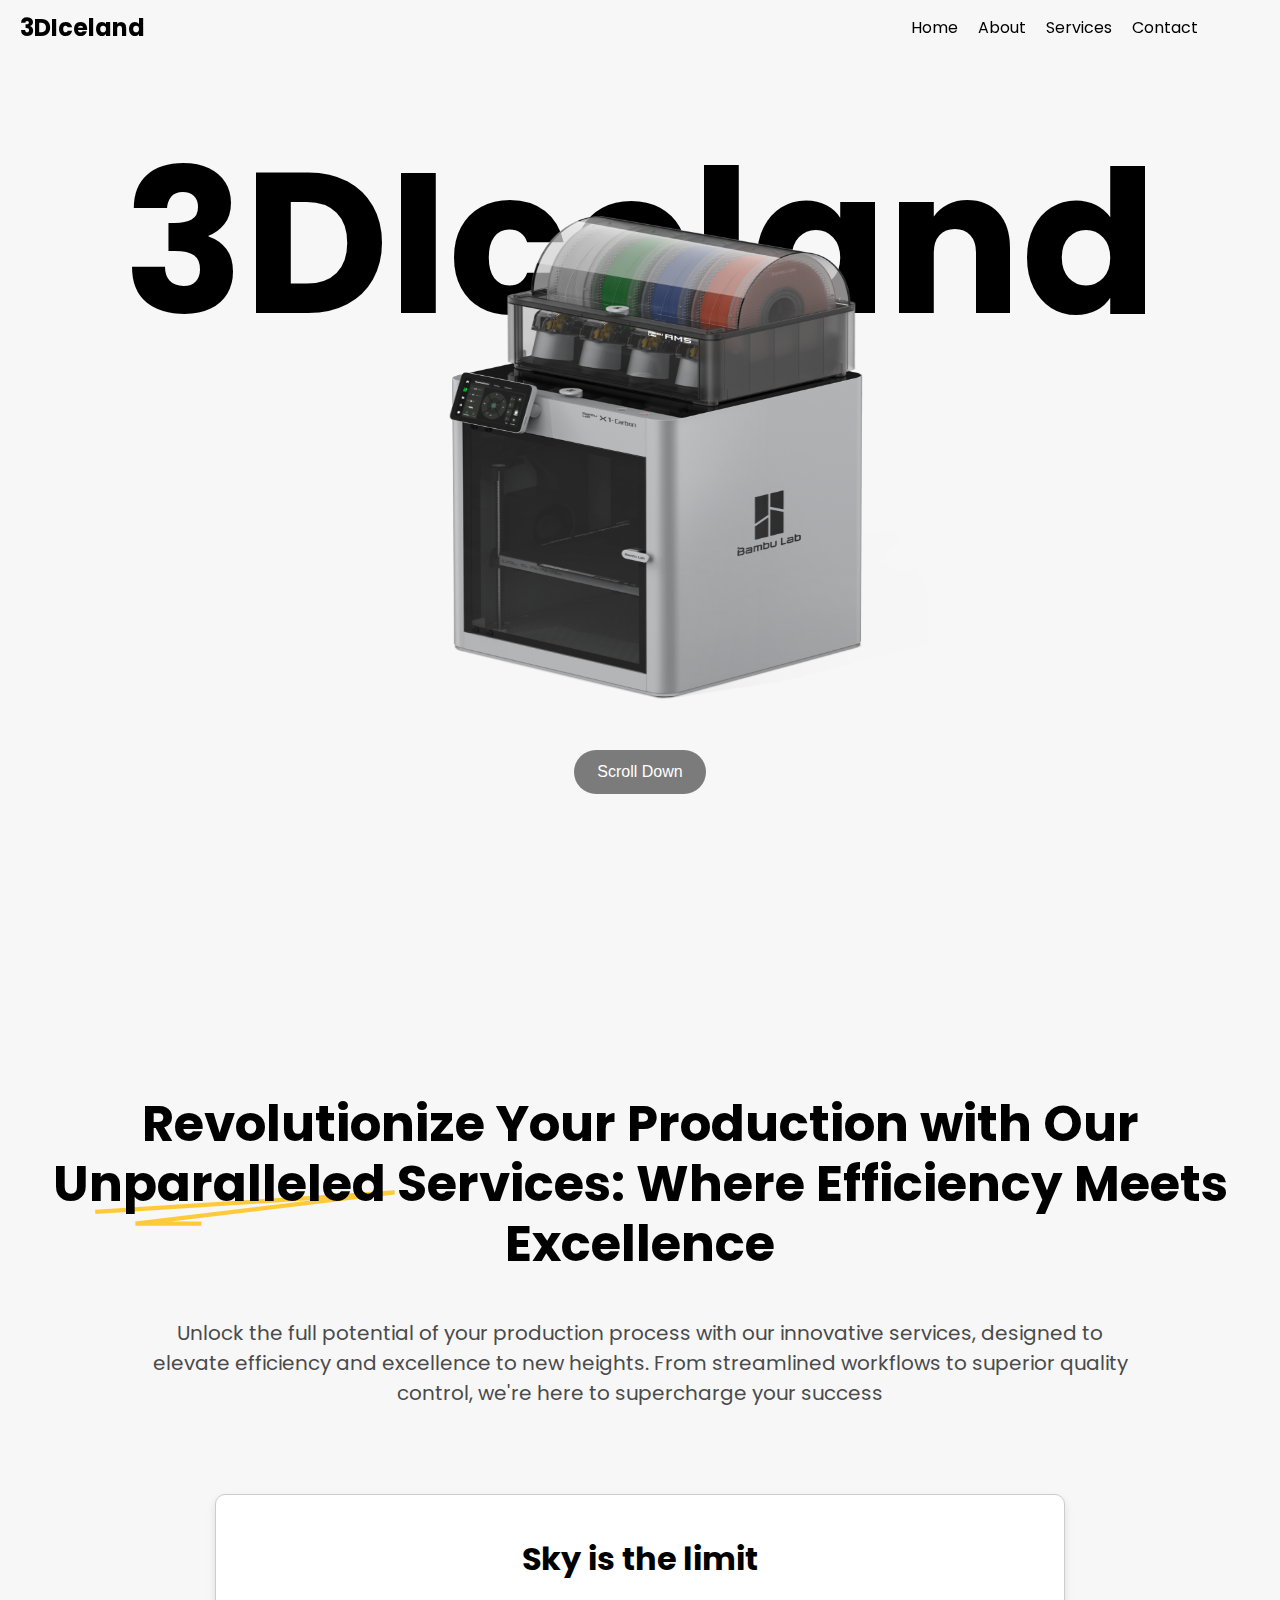
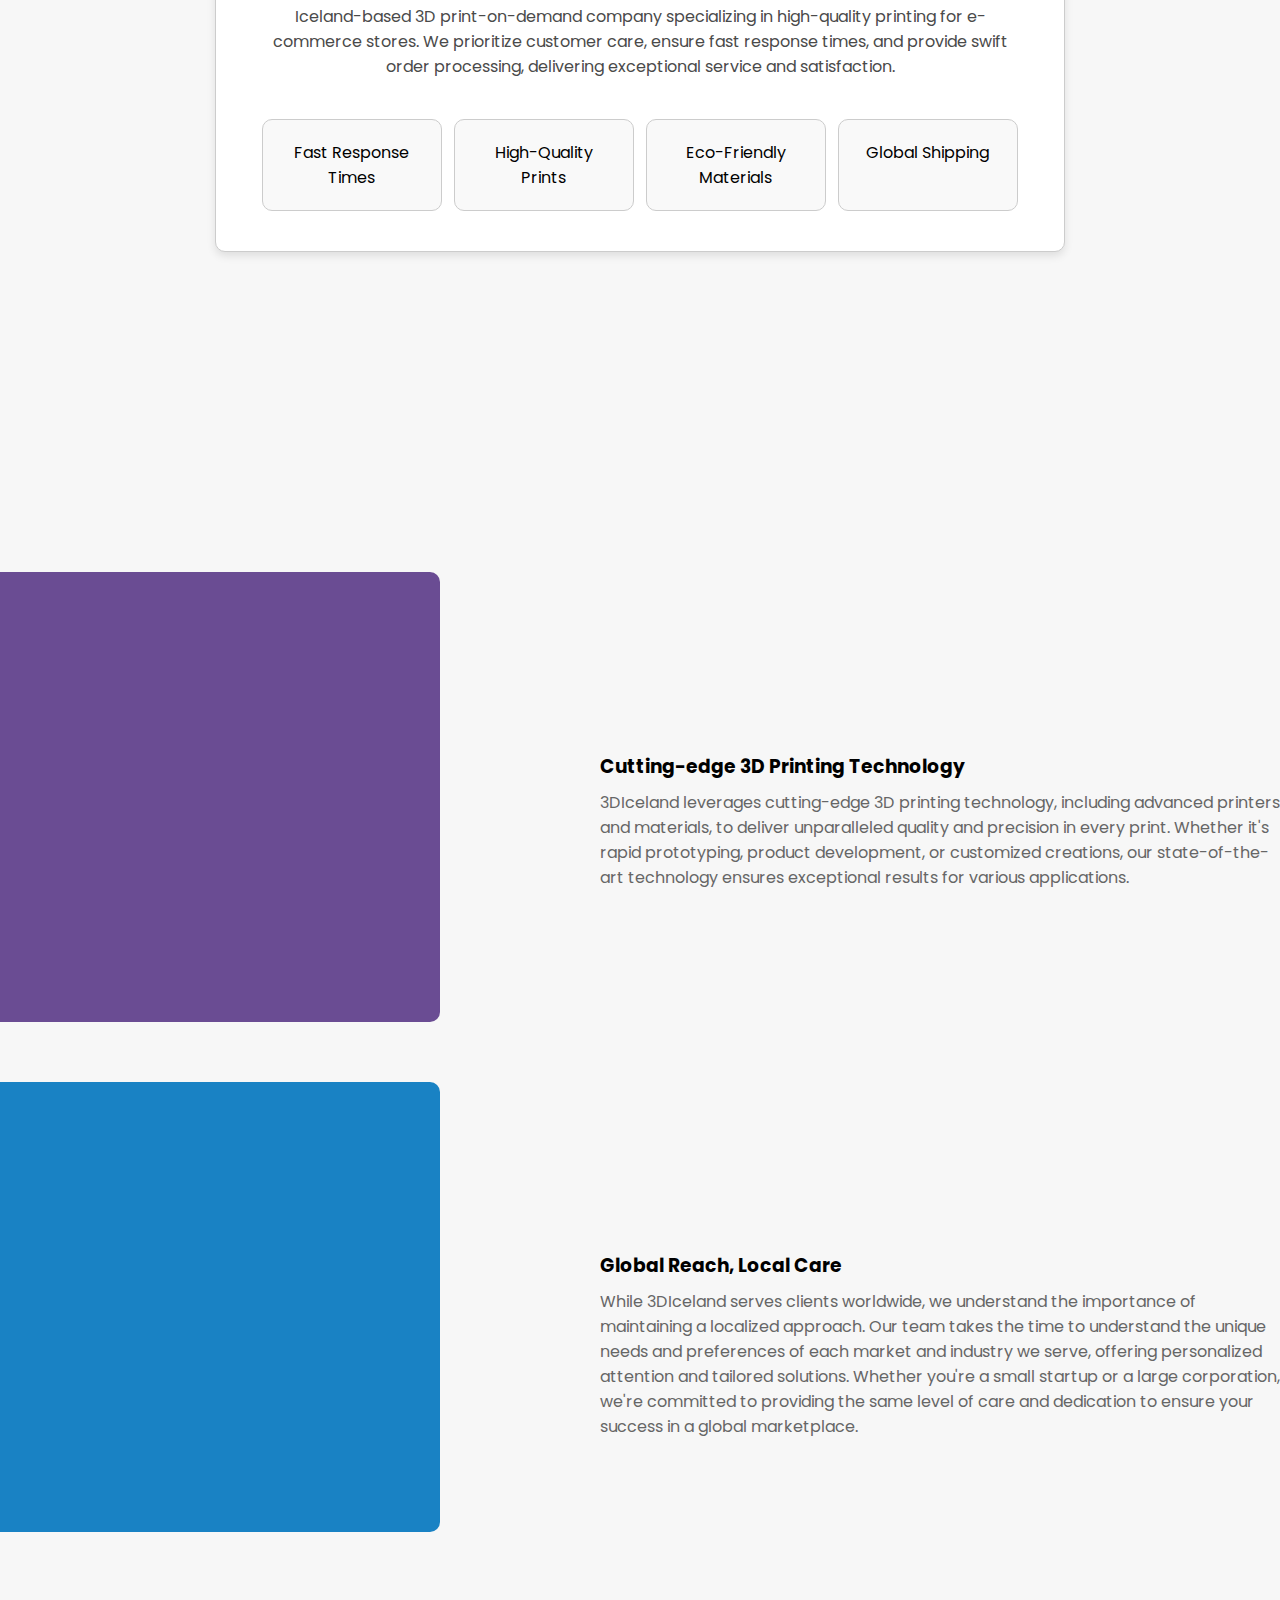
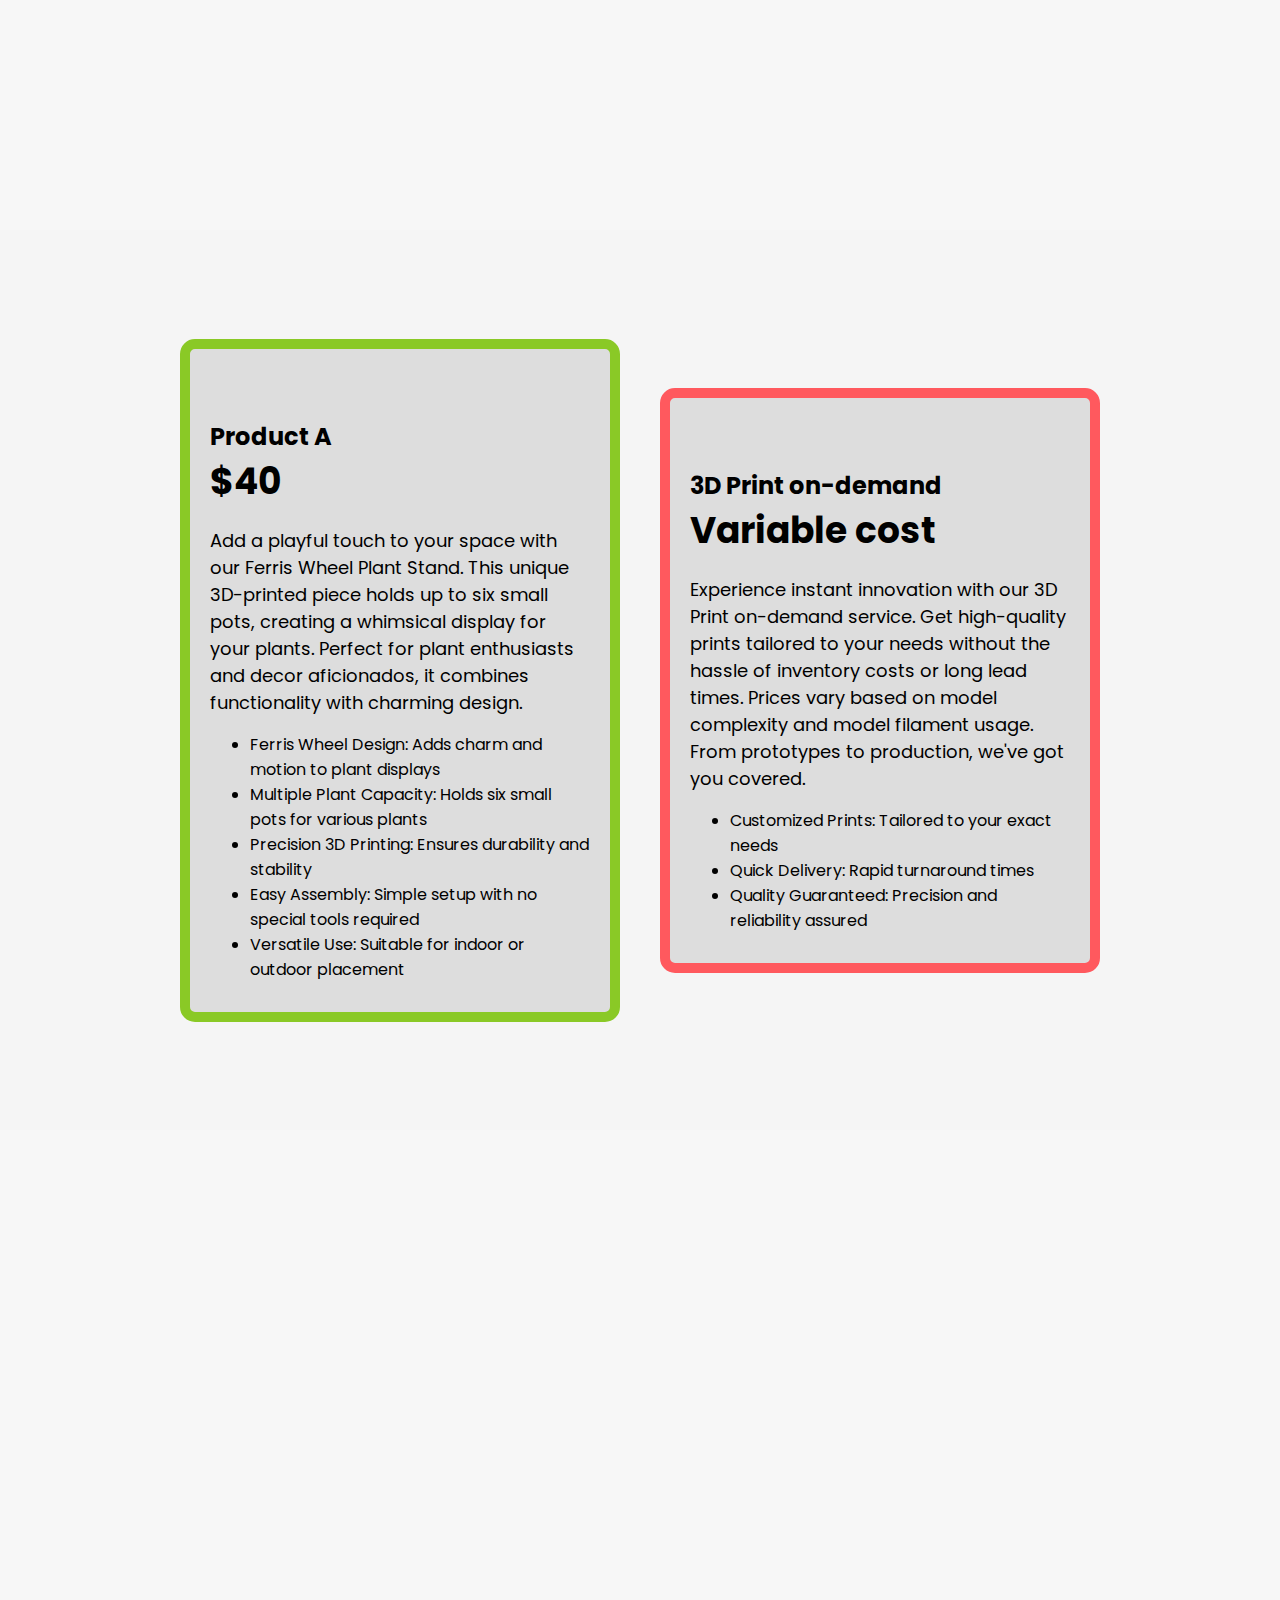
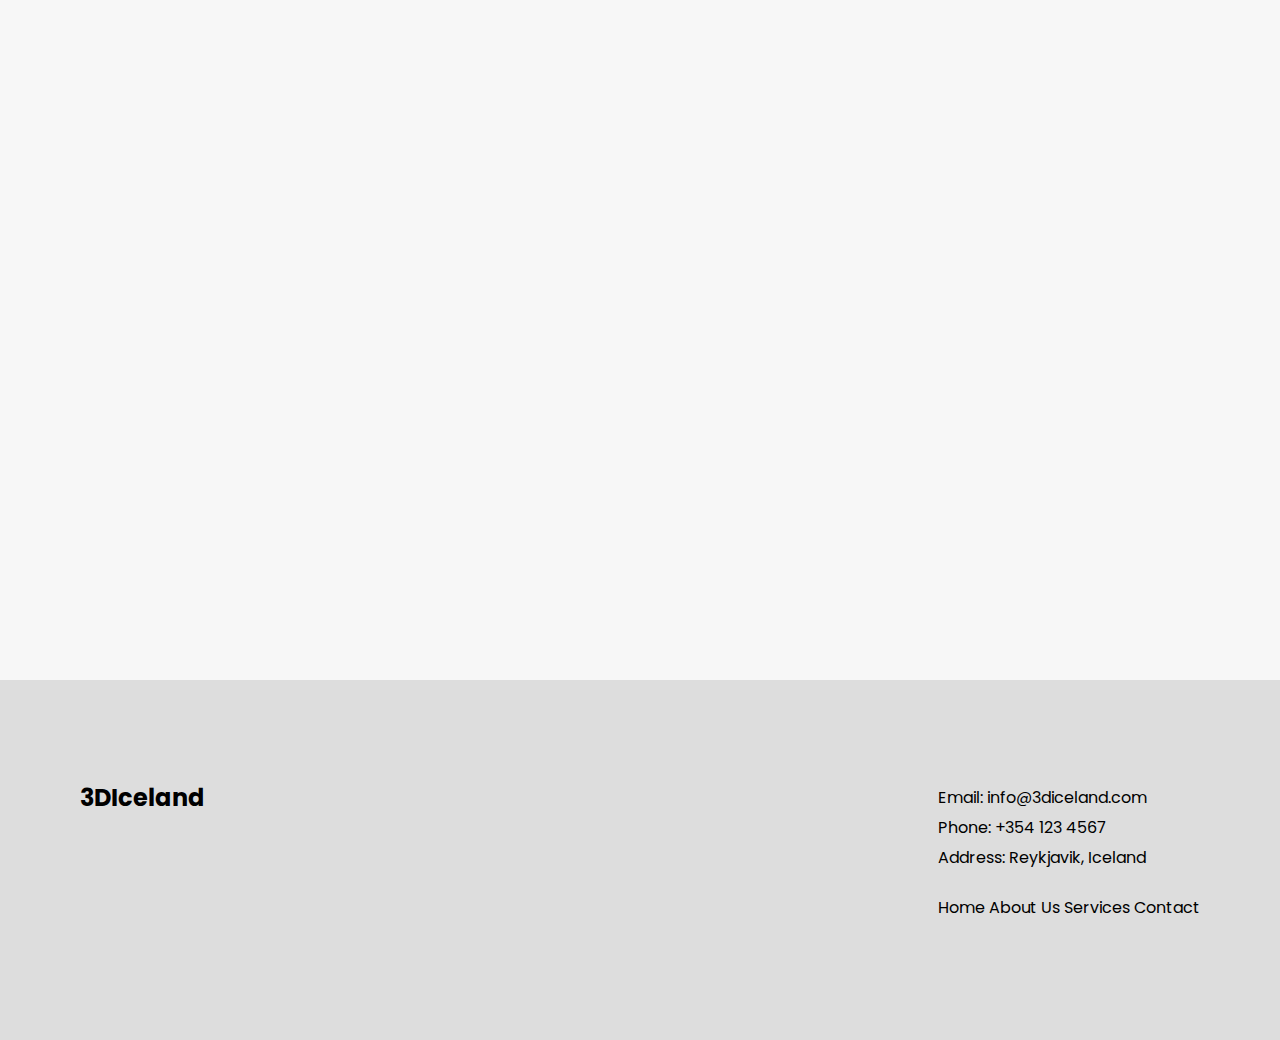
<file: index.html>
<!DOCTYPE html>
<html lang="en">
<head>
    <meta charset="UTF-8">
    <meta name="viewport" content="width=device-width, initial-scale=1.0">
    <title>3DIceland</title>

    <link rel="stylesheet" href="style.css">
    <script type="module" src="script.js"></script>
</head>
<body>

    <nav class="navbar">
        <div class="navbar-left">
            <a href="#" class="navbar-brand">3DIceland</a>
        </div>
        <div class="navbar-right">
            <ul>
                <li><a href="#home">Home</a></li>
                <li><a href="#about">About</a></li>
                <li><a href="#services">Services</a></li>
                <li><a href="#contact">Contact</a></li>
            </ul>
        </div>
    </nav>

    <section>
        <h1 style="font-size: 200px; margin-top: -80px;">3DIceland</h1>
        <img src="x1Series.png" style="width: 575px; height: 550px; z-index: 1; margin-top: -350px;">
    </section>

    <div class="scroll-container">
        <button class="scroll-button" id="buttondown">Scroll Down</button>
    </div>

    <section>
        <h1 style="font-size: 50px; text-align: center; max-width: 1450px; line-height: 60px;">
            Revolutionize Your Production with Our Unparalleled Services: Where Efficiency Meets Excellence
        </h1>
        <div class="ul-container">
            <img src="Underline.svg" alt="Your SVG Image">
        </div>
        <p style="font-size: 20px; color: rgb(74, 74, 74); text-align: center; max-width: 1000px; margin-top: -90px;">
            Unlock the full potential of your production process with our innovative services, designed to elevate efficiency and excellence to new heights. From streamlined workflows to superior quality control, we're here to supercharge your success
        </p>
    </section>

    <div class="main-box">
        <h1>Sky is the limit</h1>
        <p class="description">
            Iceland-based 3D print-on-demand company specializing in high-quality printing for e-commerce stores. We prioritize customer care, ensure fast response times, and provide swift order processing, delivering exceptional service and satisfaction.
        </p>
        <div class="usp-container">
            <div class="usp-box">Fast Response Times</div>
            <div class="usp-box">High-Quality Prints</div>
            <div class="usp-box">Eco-Friendly Materials</div>
            <div class="usp-box">Global Shipping</div>
        </div>
    </div>

    <div class="boxes-section">
        <div class="coloured-box"></div>
        <div class="coloured-box"></div>
    </div>
    
    
    <div>
        <h3 style="margin-top: -1200px; z-index: 1; max-width: 800px; margin-left: 600px;">Cutting-edge 3D Printing Technology</h3>
        <p style="position: absolute; color: #666; font-size: 16px; max-width: 800px; margin-top: -10px;  z-index: 1; margin-left: 600px;">3DIceland leverages cutting-edge 3D printing technology, including advanced printers and materials, to deliver unparalleled quality and precision in every print. Whether it's rapid prototyping, product development, or customized creations, our state-of-the-art technology ensures exceptional results for various applications.</p>

        <h3 style="z-index: 1; max-width: 800px; margin-top: 470px; margin-left: 600px;">Global Reach, Local Care</h3>
        <p style="position: absolute; color: #666; font-size: 16px; max-width: 800px; margin-top: -10px;  z-index: 1; margin-left: 600px;">While 3DIceland serves clients worldwide, we understand the importance of maintaining a localized approach. Our team takes the time to understand the unique needs and preferences of each market and industry we serve, offering personalized attention and tailored solutions. Whether you're a small startup or a large corporation, we're committed to providing the same level of care and dedication to ensure your success in a global marketplace.</p>
    </div>


    <div class="price-section">
        <div class="price-box">
            <h3>Product A</h3>
            <h1>$40</h1>
            <p>Add a playful touch to your space with our Ferris Wheel Plant Stand. This unique 3D-printed piece holds up to six small pots, creating a whimsical display for your plants. Perfect for plant enthusiasts and decor aficionados, it combines functionality with charming design.</p>
            <ul>
                <li>Ferris Wheel Design: Adds charm and motion to plant displays</li>
                <li>Multiple Plant Capacity: Holds six small pots for various plants</li>
                <li>Precision 3D Printing: Ensures durability and stability</li>
                <li>Easy Assembly: Simple setup with no special tools required</li>
                <li>Versatile Use: Suitable for indoor or outdoor placement</li>
            </ul>
        </div>
        <div class="price-box">
            <h3>3D Print on-demand</h3>
            <h1>Variable cost</h1>
            <p>Experience instant innovation with our 3D Print on-demand service. Get high-quality prints tailored to your needs without the hassle of inventory costs or long lead times. Prices vary based on model complexity and model filament usage. From prototypes to production, we've got you covered.</p>
            <ul>
                <li>Customized Prints: Tailored to your exact needs</li>
                <li>Quick Delivery: Rapid turnaround times</li>
                <li>Quality Guaranteed: Precision and reliability assured</li>
            </ul>
        </div>
    </div>
  
    <section>
        <div class="prod-cont">
            <canvas id="product"></canvas>
        </div>
    </section>

    <div class="box-cont">
        <canvas id="box"></canvas>
    </div>


    <div class="printer-cont">
        <canvas id="printer"></canvas>
    </div>
    
    <footer class="footer">
        <div class="company-name">3DIceland</div>
        <div class="right-section">
            <div class="contact-info">
                <p>Email: info@3diceland.com</p>
                <p>Phone: +354 123 4567</p>
                <p>Address: Reykjavik, Iceland</p>
            </div>
            <div class="site-links">
                <a href="#home">Home</a>
                <a href="#about">About Us</a>
                <a href="#services">Services</a>
                <a href="#contact">Contact</a>
            </div>
        </div>
    </footer>
    
</body>
</body>
</html>
</file>
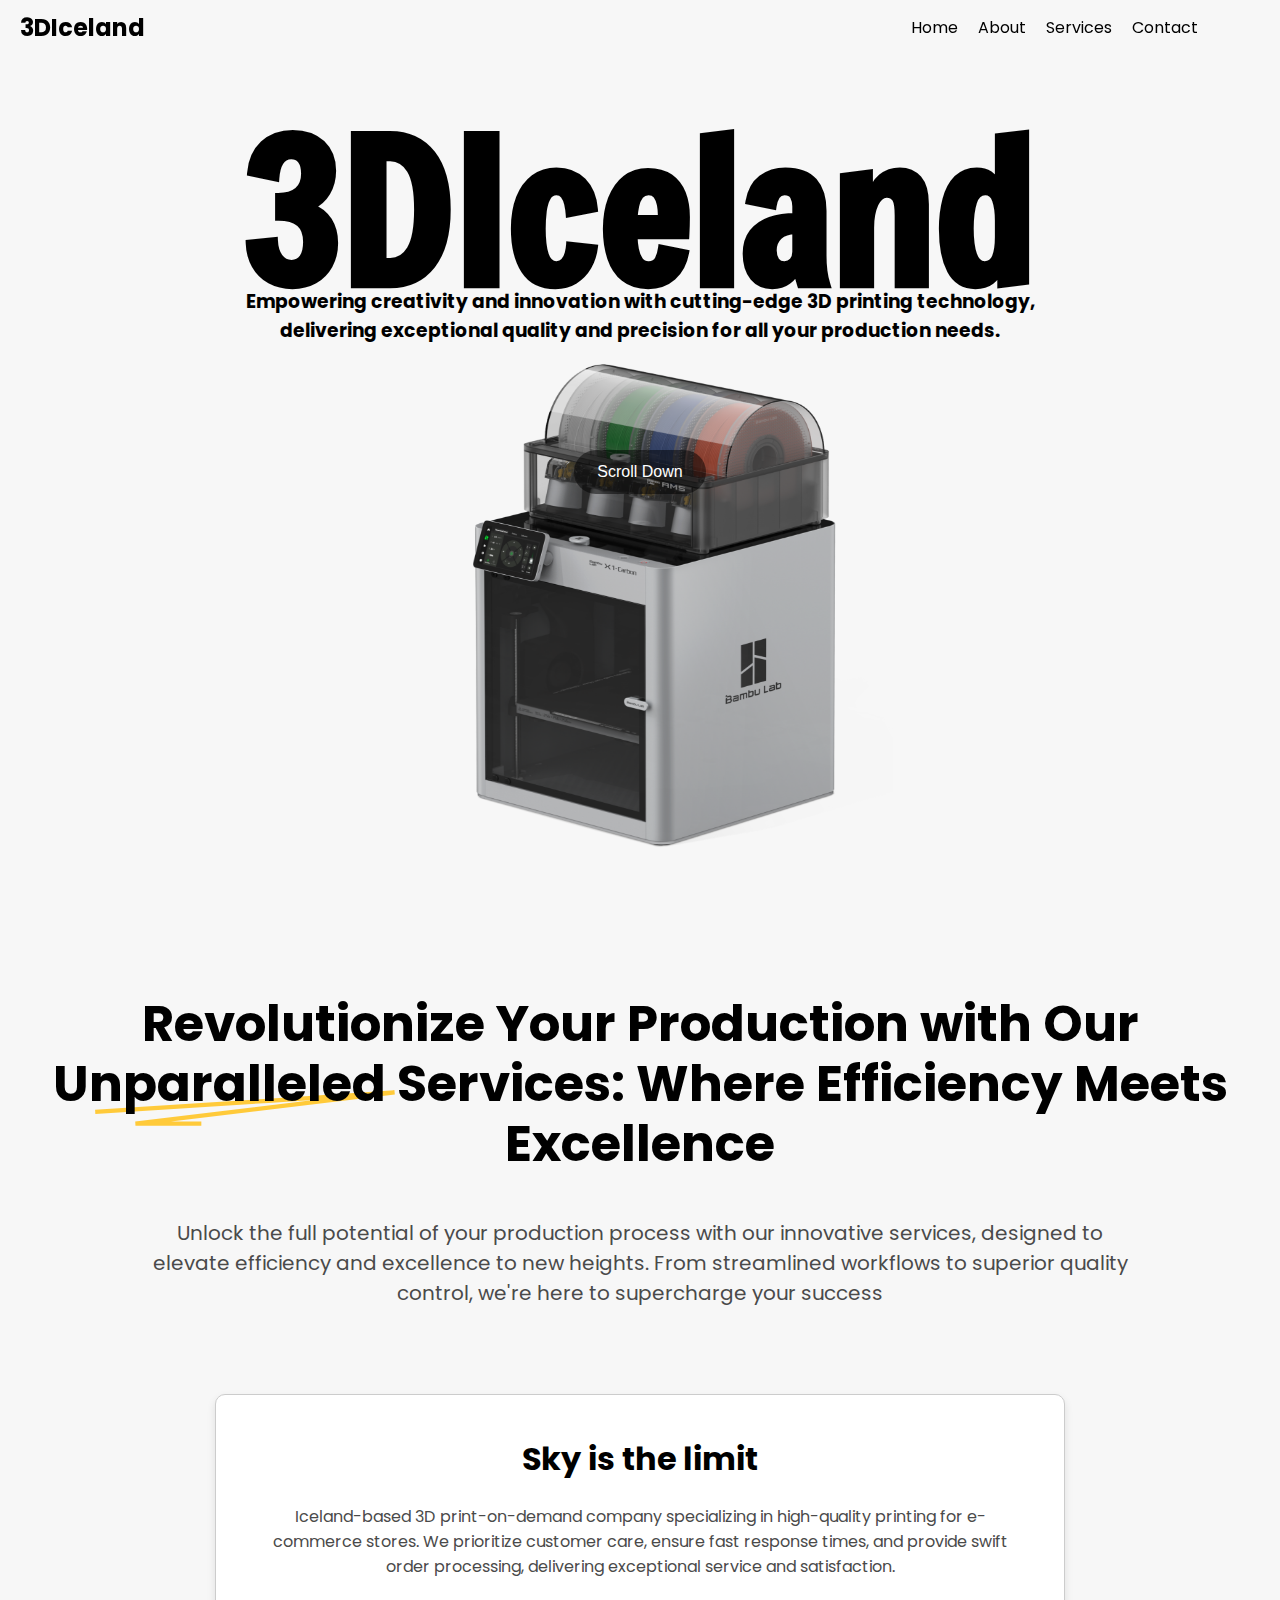
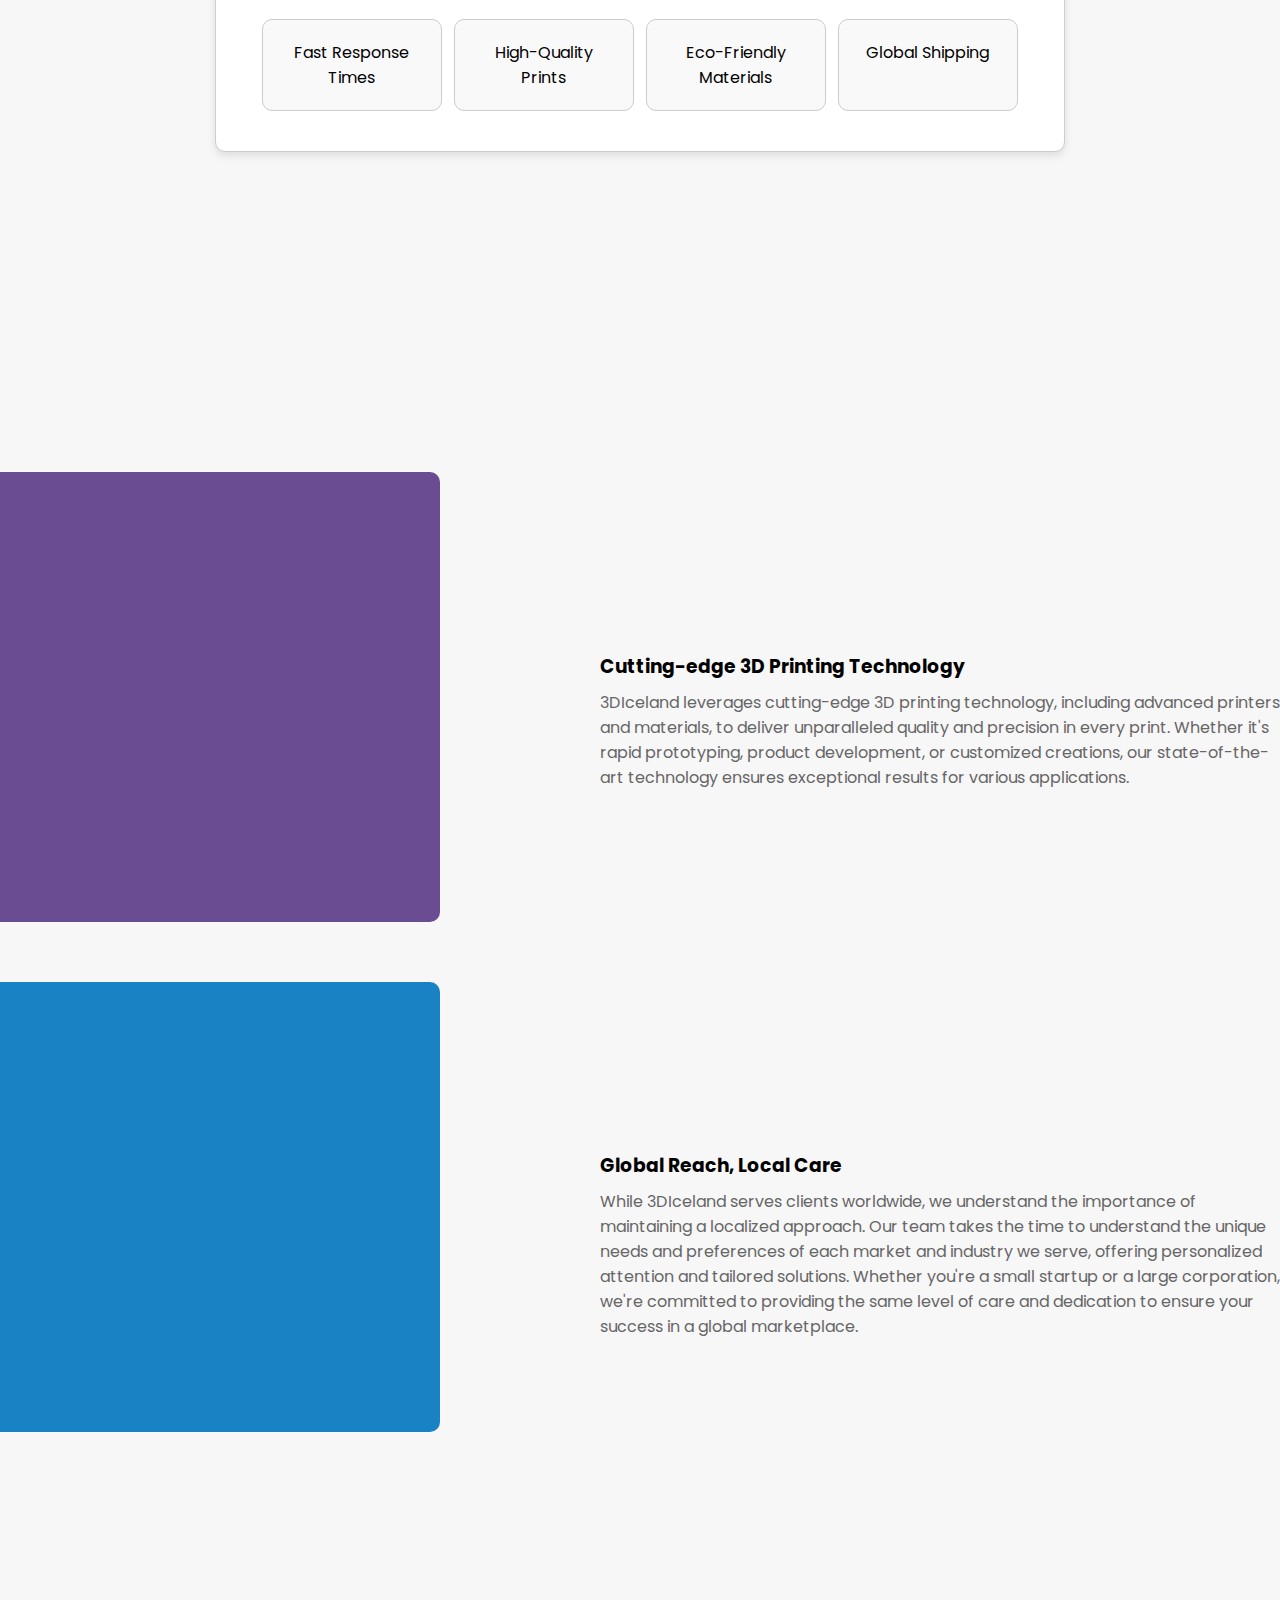
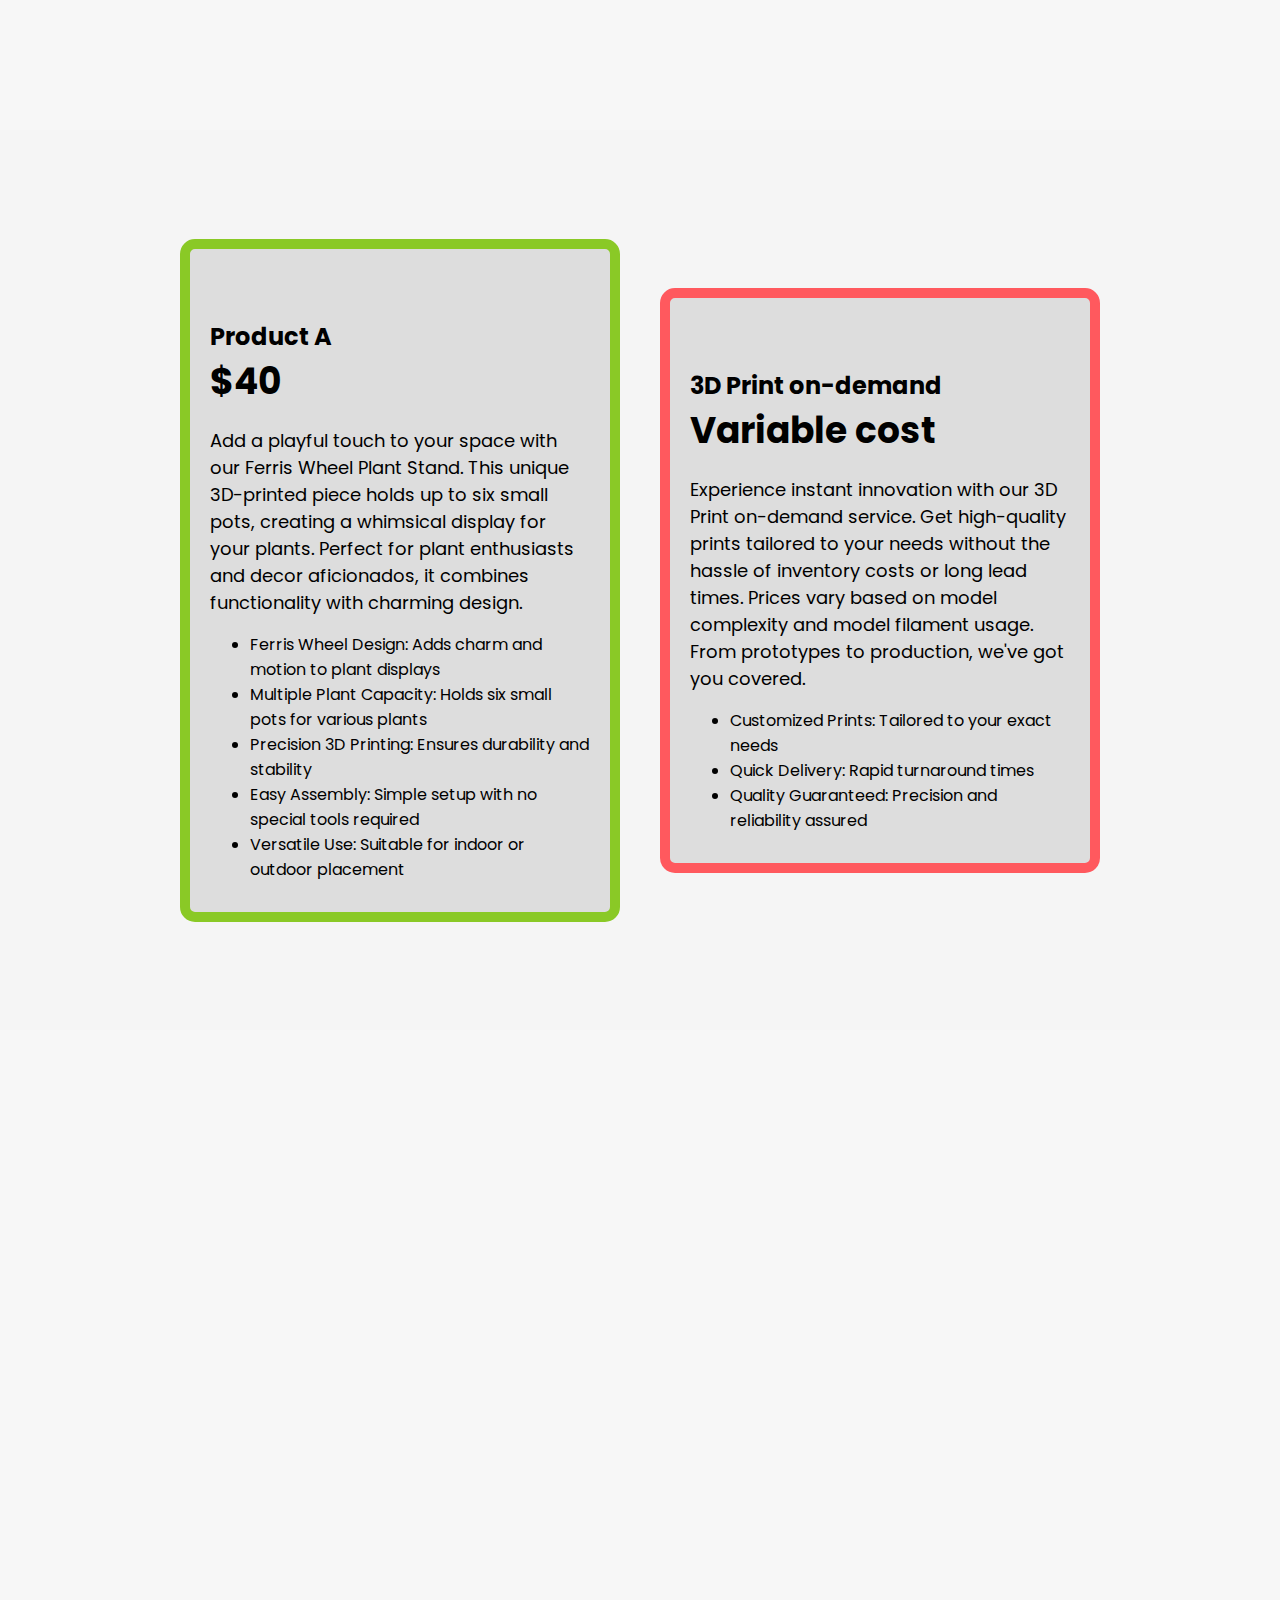
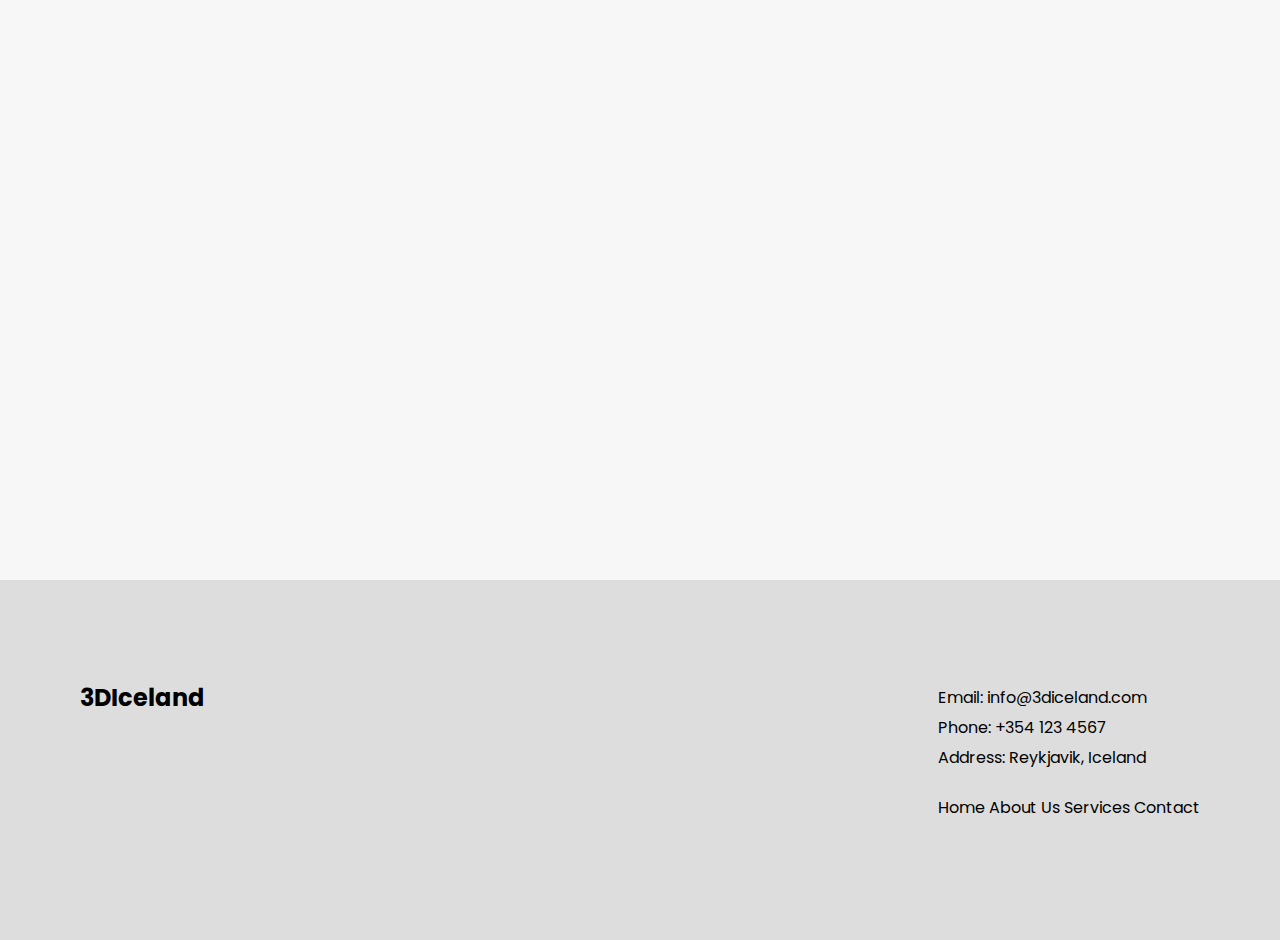
<file: Version 1/index.html>
<!DOCTYPE html>
<html lang="en">
<head>
    <meta charset="UTF-8">
    <meta name="viewport" content="width=device-width, initial-scale=1.0">
    <title>3DIceland</title>

    <link rel="stylesheet" href="style.css">
    <script type="module" src="script.js"></script>
</head>
<body>

    <nav class="navbar">
        <div class="navbar-left">
            <a href="#" class="navbar-brand">3DIceland</a>
        </div>
        <div class="navbar-right">
            <ul>
                <li><a href="#home">Home</a></li>
                <li><a href="#about">About</a></li>
                <li><a href="#services">Services</a></li>
                <li><a href="#contact">Contact</a></li>
            </ul>
        </div>
    </nav>

    <section>
        <h1 style="font-size: 200px; margin-top: 50px; font-family: 'Freeman', sans-serif;">3DIceland</h1>
        <h3 style="max-width: 800px; margin-top: -300px; text-align: center;">Empowering creativity and innovation with cutting-edge 3D printing technology, delivering exceptional quality and precision for all your production needs.</h3>
        <img src="x1Series.png" style="width: 505px; height: 550px; z-index: 11; margin-top: -150px;">
    </section>

    <div class="scroll-container">
        <button class="scroll-button" id="buttondown">Scroll Down</button>
    </div>

    
    <section>
        <h1 style="font-size: 50px; text-align: center; max-width: 1450px; line-height: 60px;">
            Revolutionize Your Production with Our Unparalleled Services: Where Efficiency Meets Excellence
        </h1>
        <div class="ul-container">
            <img src="Underline.svg" alt="Your SVG Image">
        </div>
        <p style="font-size: 20px; color: rgb(74, 74, 74); text-align: center; max-width: 1000px; margin-top: -90px;">
            Unlock the full potential of your production process with our innovative services, designed to elevate efficiency and excellence to new heights. From streamlined workflows to superior quality control, we're here to supercharge your success
        </p>
    </section>

    <div class="main-box">
        <h1>Sky is the limit</h1>
        <p class="description">
            Iceland-based 3D print-on-demand company specializing in high-quality printing for e-commerce stores. We prioritize customer care, ensure fast response times, and provide swift order processing, delivering exceptional service and satisfaction.
        </p>
        <div class="usp-container">
            <div class="usp-box">Fast Response Times</div>
            <div class="usp-box">High-Quality Prints</div>
            <div class="usp-box">Eco-Friendly Materials</div>
            <div class="usp-box">Global Shipping</div>
        </div>
    </div>

    <div class="boxes-section">
        <div class="coloured-box"></div>
        <div class="coloured-box"></div>
    </div>
    
    
    <div>
        <h3 style="margin-top: -1200px; z-index: 1; max-width: 800px; margin-left: 600px;">Cutting-edge 3D Printing Technology</h3>
        <p style="position: absolute; color: #666; font-size: 16px; max-width: 800px; margin-top: -10px;  z-index: 1; margin-left: 600px;">3DIceland leverages cutting-edge 3D printing technology, including advanced printers and materials, to deliver unparalleled quality and precision in every print. Whether it's rapid prototyping, product development, or customized creations, our state-of-the-art technology ensures exceptional results for various applications.</p>

        <h3 style="z-index: 1; max-width: 800px; margin-top: 470px; margin-left: 600px;">Global Reach, Local Care</h3>
        <p style="position: absolute; color: #666; font-size: 16px; max-width: 800px; margin-top: -10px;  z-index: 1; margin-left: 600px;">While 3DIceland serves clients worldwide, we understand the importance of maintaining a localized approach. Our team takes the time to understand the unique needs and preferences of each market and industry we serve, offering personalized attention and tailored solutions. Whether you're a small startup or a large corporation, we're committed to providing the same level of care and dedication to ensure your success in a global marketplace.</p>
    </div>


    <div class="price-section">
        <div class="price-box">
            <h3>Product A</h3>
            <h1>$40</h1>
            <p>Add a playful touch to your space with our Ferris Wheel Plant Stand. This unique 3D-printed piece holds up to six small pots, creating a whimsical display for your plants. Perfect for plant enthusiasts and decor aficionados, it combines functionality with charming design.</p>
            <ul>
                <li>Ferris Wheel Design: Adds charm and motion to plant displays</li>
                <li>Multiple Plant Capacity: Holds six small pots for various plants</li>
                <li>Precision 3D Printing: Ensures durability and stability</li>
                <li>Easy Assembly: Simple setup with no special tools required</li>
                <li>Versatile Use: Suitable for indoor or outdoor placement</li>
            </ul>
        </div>
        <div class="price-box">
            <h3>3D Print on-demand</h3>
            <h1>Variable cost</h1>
            <p>Experience instant innovation with our 3D Print on-demand service. Get high-quality prints tailored to your needs without the hassle of inventory costs or long lead times. Prices vary based on model complexity and model filament usage. From prototypes to production, we've got you covered.</p>
            <ul>
                <li>Customized Prints: Tailored to your exact needs</li>
                <li>Quick Delivery: Rapid turnaround times</li>
                <li>Quality Guaranteed: Precision and reliability assured</li>
            </ul>
        </div>
    </div>
  
    <section>
        <div class="prod-cont">
            <canvas id="product"></canvas>
        </div>
    </section>

    <div class="box-cont">
        <canvas id="box"></canvas>
    </div>


    <div class="flower-cont">
        <canvas id="flower"></canvas>
    </div>
    
    <footer class="footer">
        <div class="company-name">3DIceland</div>
        <div class="right-section">
            <div class="contact-info">
                <p>Email: info@3diceland.com</p>
                <p>Phone: +354 123 4567</p>
                <p>Address: Reykjavik, Iceland</p>
            </div>
            <div class="site-links">
                <a href="#home">Home</a>
                <a href="#about">About Us</a>
                <a href="#services">Services</a>
                <a href="#contact">Contact</a>
            </div>
        </div>
    </footer>
    
</body>
</body>
</html>
</file>
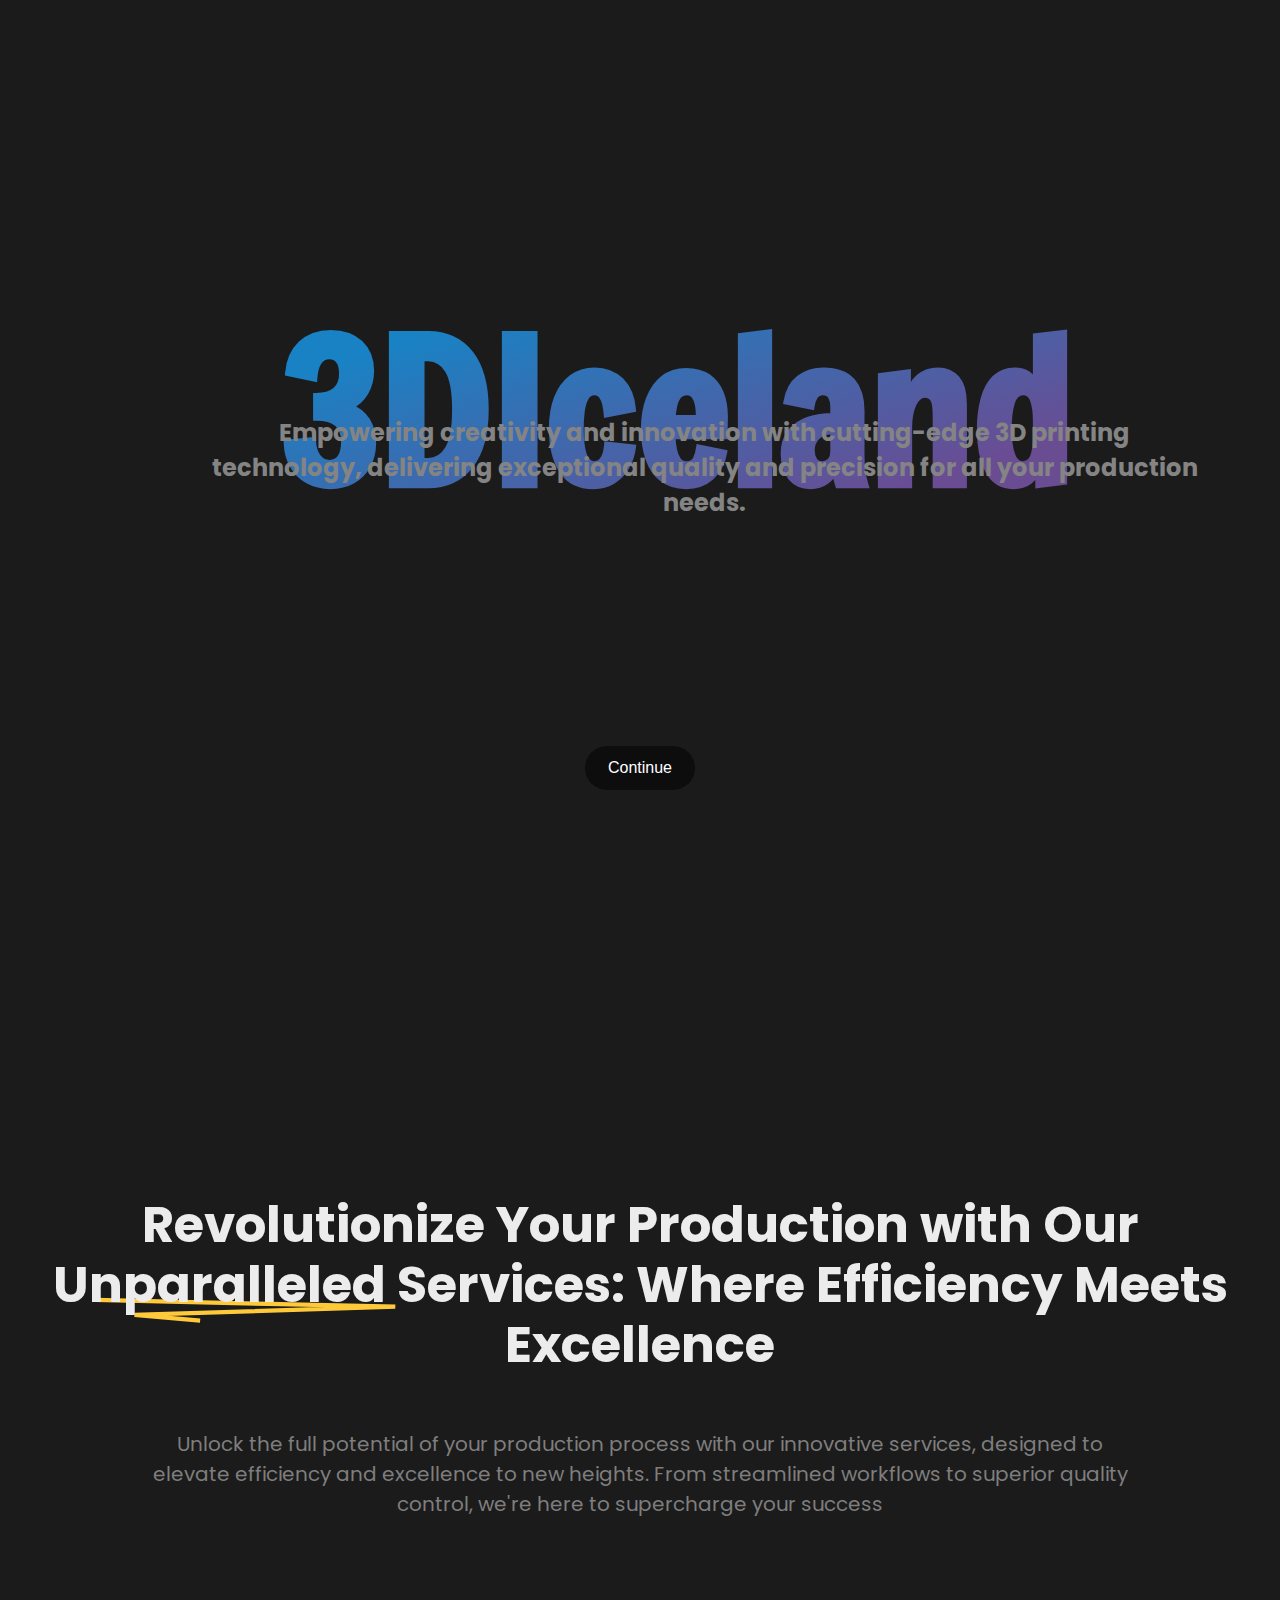
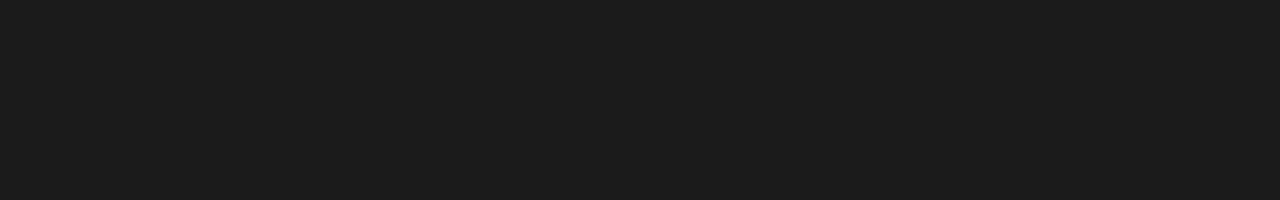
<file: Version 2/index.html>
<!DOCTYPE html>
<html lang="en">
<head>
    <meta charset="UTF-8">
    <meta name="viewport" content="width=device-width, initial-scale=1.0">
    <title>3DIceland - 3D Printing</title>

    <link rel="stylesheet" href="style.css">
    <script type="module" src="script.js"></script>
</head>
<body>
    <section>
        <h1 style="font-size: 200px; position:absolute; left:22%; bottom:25%; font-family: 'Freeman', sans-serif; background: linear-gradient(to bottom right, #1982C4 20%, #6A4C93 80%); -webkit-background-clip: text; color: transparent;">3DIceland</h1>
        <h2 style="max-width: 1000px; position:absolute; left:16%; bottom:40%; text-align: center; color: #848484;">Empowering creativity and innovation with cutting-edge 3D printing technology, delivering exceptional quality and precision for all your production needs.</h2>

        <div class="scroll-container">
            <button class="scroll-button" id="buttondown">Continue</button>
        </div>    
    </section>

    <section>
        <h1 style="font-size: 50px; text-align: center; max-width: 1450px; line-height: 60px;">
            Revolutionize Your Production with Our Unparalleled Services: Where Efficiency Meets Excellence
        </h1>
        <div class="ul-container">
            <img src="Underline.svg" alt="Your SVG Image">
        </div>
        <p style="font-size: 20px; color: rgb(126, 126, 126); text-align: center; max-width: 1000px; margin-top: -80px;">
            Unlock the full potential of your production process with our innovative services, designed to elevate efficiency and excellence to new heights. From streamlined workflows to superior quality control, we're here to supercharge your success
        </p>
    </section>

</body>
</html>
</file>
<file: style.css>
@import url('https://fonts.googleapis.com/css2?family=Poppins:wght@500;600&display=swap');
body {
    background-color: #F7F7F7; /* Off-white background */
    color: #000000; /* Black text for headings and paragraphs */
    padding: 0;
    margin: 0;
    font-family: 'Poppins', sans-serif; /* Optional: sets a default font */
}

html {
    scroll-behavior: smooth;
}

/* Ensuring all headings are black */
h1, h2, h3, h4, h5, h6 {
    color: #000000;
}

/* Ensuring all paragraphs are black */
p {
    color: #000000;
}

section {
    display: grid;
    place-items: center;
    align-content: center;
    min-height: 100vh;
}

/* Navbar styling */
.navbar {
    position: fixed; /* Fixed at the top */
    top: 0;
    left: 0;
    width: 100%;
    display: flex;
    justify-content: space-between;
    align-items: center;
    padding: 10px 20px;
    background-color: transparent; /* No background */
    z-index: 1000; /* Ensure it stays on top */
}

/* Left section of the navbar */
.navbar-left {
    flex: 0 1 auto;
}

/* Company name styling */
.navbar-brand {
    text-decoration: none;
    font-size: 24px;
    font-weight: bold;
    color: #000; /* Black color */
}

/* Right section of the navbar */
.navbar-right {
    flex: 1;
    display: flex;
    justify-content: flex-end;
    margin-right: 8%; /* Adjust this value to move items left/right */
}

/* List styling */
.navbar-right ul {
    list-style: none; /* Remove bullets */
    margin: 0;
    padding: 0;
    display: flex;
}

/* List items styling */
.navbar-right ul li {
    margin-left: 20px; /* Space between items */
}

/* Links styling */
.navbar-right ul li a {
    text-decoration: none;
    color: #000; /* Black color */
    font-size: 16px;
}

/* Main box styling */
.main-box {
    margin: 100px auto; /* Centers the box and adds top margin */
    padding: 40px; /* Inner spacing */
    width: 60%;
    border: 1px solid #ccc; /* Light grey border */
    background-color: #FFFF;
    border-radius: 10px; /* Rounded corners */
    box-shadow: 0 4px 8px rgba(0, 0, 0, 0.1); /* Subtle shadow */
    margin-top: -200px;
}

.image-container {
    position: absolute;
    top: 50%;
    left: calc(100% + 5px); /* Adjust the value to position the image horizontally */
    transform: translateY(30%);
    z-index: 1; /* Ensure it's above other content */
}

/* Header styling */
.main-box h1 {
    margin-top: 0; /* Remove top margin */
    text-align: center;
}

/* Description styling */
.main-box .description {
    color: rgb(74, 74, 74); /* Grey color */
    text-align: center;
    margin-bottom: 40px; /* Space below description */
}

/* USP container styling */
.usp-container {
    display: flex;
    justify-content: space-around; /* Space between boxes */
}

/* USP box styling */
.usp-box {
    width: 18%; /* Adjust as needed */
    padding: 20px;
    text-align: center;
    border: 1px solid #ccc; /* Light grey border */
    border-radius: 10px; /* Rounded corners */
    background-color: #f9f9f9; /* Light background */
    margin: 0 5px;
}

.ul-container {
    position: relative;
    width: 100%;
    height: 100px; /* Adjust height as needed */
}
.ul-container img {
    position: absolute;
    top: 0;
    left: 0;
    width: 300px; /* Adjust size as needed */
    height: 300px; /* Adjust size as needed */
    margin-left: 95px;
    margin-top: -250px;
    z-index: -1; /* Moves the element behind other content */
}

.boxes-section {
    display: flex;
    flex-direction: column;
    align-items: center;
    justify-content: center;
    height: 200vh;
    margin-top: -200px;
}

.coloured-box {
    width: 500px;
    height:450px;
    margin: 10px;
    border-radius: 10px;
    background-color: #FF595E;
    margin: 30px 0; /* Increased vertical margin */
    margin-right: -800px;
}

.coloured-box:nth-child(2) {
    background-color: #6A4C93;
    margin-right: 900px;
    order: -1;
}

.coloured-box:nth-child(1) {
    background-color: #1982C4;
    margin-right: 900px;
}

.price-section {
    display: flex;
    justify-content: center;
    align-items: center;
    height: 100vh;
    background-color: #f5f5f5;
    margin-top: 550px;
    margin-bottom: -500px;
}

.price-box {
    width: 380px;
    padding: 20px;
    margin: 20px;
    border: 10px solid;
    border-radius: 15px;
    border-color: #8AC926; /* Default border color */
    background-color: #ddd; /* Grey background color */
}

.price-box:last-child {
    border-color: #FF595E; /* Border color for the second box */
}

.price-box h3 {
    margin-top: 50px; /* Adjusted margin to move the heading down */
    font-size: 24px;
    margin-bottom: 10px;
}

.price-box h1 {
    font-size: 36px;
    margin-bottom: 10px;
    margin-top: -10px;
}

.price-box p {
    font-size: 18px;
    margin-bottom: 10px;
}

.price-box ul {
    font-size: 16px;
    margin-bottom: 10px;
}

.prod-cont {
    z-index: 3;
    top: 0;
    left: 0;
    width: 50vw;
    height: 100vh;
    margin-top: -300px;
    margin-left: -1000px;
}

.box-cont {
    z-index: 8;
    top: 0;
    left: 0;
    width: 50vw;
    height: 100vh;
    margin-top: -1500px;
    margin-left: 40px;
    align-content: center;
}

.printer-cont {
    z-index: 3;
    top: 0;
    left: 0;
    width: 50vw;
    height: 100vh;
    margin-top: -1350px;
    margin-left: 40px;
    align-content: center;
}

#box {
    width: 100%;
    height: 100%;
}

.footer {
    width: 100%;
    background-color: #ddd; /* Grey background */
    padding: 100px 80px; /* Increased padding for more vertical height */
    display: flex;
    justify-content: space-between;
    align-items: flex-start;
    box-sizing: border-box; /* Ensures padding is included in the width */
    margin-top: 1800px;
}

.footer .company-name {
    font-size: 24px;
    font-weight: bold;
}

.footer .right-section {
    display: flex;
    flex-direction: column;
    align-items: flex-start;
}

.footer .contact-info,
.footer .site-links {
    margin-bottom: 20px;
}

.footer .contact-info p,
.footer .site-links a {
    margin: 5px 0;
    color: #000;
    text-decoration: none;
}

.footer .site-links a:hover {
    text-decoration: underline;
}

.scroll-container {
    display: flex;
    justify-content: center;
    align-items: center;
    margin-top: -150px;
}

.scroll-button {
    padding: 10px 20px;
    font-size: 16px;
    background-color: rgba(0, 0, 0, 0.5); /* Black with 50% opacity */
    color: white;
    border-radius: 25px !important; /* Ensures rounded corners */
    border: 3px solid transparent; /* Transparent border to use with border-image */
    cursor: pointer;
    transition: transform 0.3s ease, box-shadow 0.3s ease; /* Smooth transition for hover effects */
    z-index: 2;
}

.scroll-button:hover {
    transform: translateY(-5px); /* Move up smoothly on hover */
}
</file>
<file: Version 1/style.css>
@import url('https://fonts.googleapis.com/css2?family=Freeman&display=swap');
@import url('https://fonts.googleapis.com/css2?family=Poppins:wght@500;600&display=swap');
body {
    background-color: #F7F7F7; /* Off-white background */
    color: #000000; /* Black text for headings and paragraphs */
    padding: 0;
    margin: 0;
    font-family: 'Poppins', sans-serif; /* Optional: sets a default font */
}

html {
    scroll-behavior: smooth;
}

/* Ensuring all headings are black */
h1, h2, h3, h4, h5, h6 {
    color: #000000;
}

/* Ensuring all paragraphs are black */
p {
    color: #000000;
}

section {
    display: grid;
    place-items: center;
    align-content: center;
    min-height: 100vh;
}

/* Navbar styling */
.navbar {
    position: fixed; /* Fixed at the top */
    top: 0;
    left: 0;
    width: 100%;
    display: flex;
    justify-content: space-between;
    align-items: center;
    padding: 10px 20px;
    background-color: transparent; /* No background */
    z-index: 1000; /* Ensure it stays on top */
}

/* Left section of the navbar */
.navbar-left {
    flex: 0 1 auto;
}

/* Company name styling */
.navbar-brand {
    text-decoration: none;
    font-size: 24px;
    font-weight: bold;
    color: #000; /* Black color */
}

/* Right section of the navbar */
.navbar-right {
    flex: 1;
    display: flex;
    justify-content: flex-end;
    margin-right: 8%; /* Adjust this value to move items left/right */
}

/* List styling */
.navbar-right ul {
    list-style: none; /* Remove bullets */
    margin: 0;
    padding: 0;
    display: flex;
}

/* List items styling */
.navbar-right ul li {
    margin-left: 20px; /* Space between items */
}

/* Links styling */
.navbar-right ul li a {
    text-decoration: none;
    color: #000; /* Black color */
    font-size: 16px;
}

/* Main box styling */
.main-box {
    margin: 100px auto; /* Centers the box and adds top margin */
    padding: 40px; /* Inner spacing */
    width: 60%;
    border: 1px solid #ccc; /* Light grey border */
    background-color: #FFFF;
    border-radius: 10px; /* Rounded corners */
    box-shadow: 0 4px 8px rgba(0, 0, 0, 0.1); /* Subtle shadow */
    margin-top: -200px;
}

.image-container {
    position: absolute;
    top: 50%;
    left: calc(100% + 5px); /* Adjust the value to position the image horizontally */
    transform: translateY(30%);
    z-index: 1; /* Ensure it's above other content */
}

/* Header styling */
.main-box h1 {
    margin-top: 0; /* Remove top margin */
    text-align: center;
}

/* Description styling */
.main-box .description {
    color: rgb(74, 74, 74); /* Grey color */
    text-align: center;
    margin-bottom: 40px; /* Space below description */
}

/* USP container styling */
.usp-container {
    display: flex;
    justify-content: space-around; /* Space between boxes */
}

/* USP box styling */
.usp-box {
    width: 18%; /* Adjust as needed */
    padding: 20px;
    text-align: center;
    border: 1px solid #ccc; /* Light grey border */
    border-radius: 10px; /* Rounded corners */
    background-color: #f9f9f9; /* Light background */
    margin: 0 5px;
}

.ul-container {
    position: relative;
    width: 100%;
    height: 100px; /* Adjust height as needed */
}
.ul-container img {
    position: absolute;
    top: 0;
    left: 0;
    width: 300px; /* Adjust size as needed */
    height: 300px; /* Adjust size as needed */
    margin-left: 95px;
    margin-top: -250px;
    z-index: -1; /* Moves the element behind other content */
}

.boxes-section {
    display: flex;
    flex-direction: column;
    align-items: center;
    justify-content: center;
    height: 200vh;
    margin-top: -200px;
}

.coloured-box {
    width: 500px;
    height:450px;
    margin: 10px;
    border-radius: 10px;
    background-color: #FF595E;
    margin: 30px 0; /* Increased vertical margin */
    margin-right: -800px;
}

.coloured-box:nth-child(2) {
    background-color: #6A4C93;
    margin-right: 900px;
    order: -1;
}

.coloured-box:nth-child(1) {
    background-color: #1982C4;
    margin-right: 900px;
}

.price-section {
    display: flex;
    justify-content: center;
    align-items: center;
    height: 100vh;
    background-color: #f5f5f5;
    margin-top: 550px;
    margin-bottom: -500px;
}

.price-box {
    width: 380px;
    padding: 20px;
    margin: 20px;
    border: 10px solid;
    border-radius: 15px;
    border-color: #8AC926; /* Default border color */
    background-color: #ddd; /* Grey background color */
}

.price-box:last-child {
    border-color: #FF595E; /* Border color for the second box */
}

.price-box h3 {
    margin-top: 50px; /* Adjusted margin to move the heading down */
    font-size: 24px;
    margin-bottom: 10px;
}

.price-box h1 {
    font-size: 36px;
    margin-bottom: 10px;
    margin-top: -10px;
}

.price-box p {
    font-size: 18px;
    margin-bottom: 10px;
}

.price-box ul {
    font-size: 16px;
    margin-bottom: 10px;
}

.prod-cont {
    z-index: 3;
    top: 0;
    left: 0;
    width: 50vw;
    height: 100vh;
    margin-top: -300px;
    margin-left: -1000px;
}

.box-cont {
    z-index: 8;
    top: 0;
    left: 0;
    width: 50vw;
    height: 100vh;
    margin-top: -1500px;
    margin-left: 40px;
    align-content: center;
}

.flower-cont {
    z-index: 3;
    top: 0;
    left: 0;
    width: 50vw;
    height: 100vh;
    margin-top: -1350px;
    margin-left: 40px;
    align-content: center;
}

#box {
    width: 100%;
    height: 100%;
}

.footer {
    width: 100%;
    background-color: #ddd; /* Grey background */
    padding: 100px 80px; /* Increased padding for more vertical height */
    display: flex;
    justify-content: space-between;
    align-items: flex-start;
    box-sizing: border-box; /* Ensures padding is included in the width */
    margin-top: 1800px;
}

.footer .company-name {
    font-size: 24px;
    font-weight: bold;
}

.footer .right-section {
    display: flex;
    flex-direction: column;
    align-items: flex-start;
}

.footer .contact-info,
.footer .site-links {
    margin-bottom: 20px;
}

.footer .contact-info p,
.footer .site-links a {
    margin: 5px 0;
    color: #000;
    text-decoration: none;
}

.footer .site-links a:hover {
    text-decoration: underline;
}

.scroll-container {
    display: flex;
    justify-content: center;
    align-items: center;
    margin-top: -450px;
}

.scroll-button {
    padding: 10px 20px;
    font-size: 16px;
    background-color: rgba(0, 0, 0, 0.5); /* Black with 50% opacity */
    color: white;
    border-radius: 25px !important; /* Ensures rounded corners */
    border: 3px solid transparent; /* Transparent border to use with border-image */
    cursor: pointer;
    transition: transform 0.3s ease, box-shadow 0.3s ease; /* Smooth transition for hover effects */
    z-index: 20;
    margin-bottom: 200px;
}

.scroll-button:hover {
    transform: translateY(-5px); /* Move up smoothly on hover */
}
</file>
<file: Version 2/style.css>
@import url('https://fonts.googleapis.com/css2?family=Freeman&display=swap');
@import url('https://fonts.googleapis.com/css2?family=Poppins:wght@500;600&display=swap');
body {
    background-color: #1b1b1b; /* Off-white background */
    color: #ececec; /* Black text for headings and paragraphs */
    padding: 0;
    margin: 0;
    font-family: 'Poppins', sans-serif; /* Optional: sets a default font */
}

html {
    scroll-behavior: smooth;
}

/* Ensuring all headings are black */
h1, h2, h3, h4, h5, h6 {
    color: #ececec;
}

/* Ensuring all paragraphs are black */
p {
    color: #ececec;
}

section {
    display: grid;
    place-items: center;
    align-content: center;
    min-height: 100vh;
}

.ul-container {
    position: relative;
    width: 100%;
    height: 100px; /* Adjust height as needed */
}
.ul-container img {
    position: absolute;
    top: 0;
    left: 0;
    width: 300px; /* Adjust size as needed */
    height: 300px; /* Adjust size as needed */
    margin-left: 95px;
    margin-top: -250px;
    transform: rotate(5deg);
    z-index: -1; /* Moves the element behind other content */
}

.scroll-container {
    display: flex;
    justify-content: center;
    align-items: center;
    position: absolute;
    bottom: -10%;
}

.scroll-button {
    padding: 10px 20px;
    font-size: 16px;
    background-color: rgba(0, 0, 0, 0.5); /* Black with 50% opacity */
    color: white;
    border-radius: 25px !important; /* Ensures rounded corners */
    border: 3px solid transparent; /* Transparent border to use with border-image */
    cursor: pointer;
    transition: transform 0.5s ease, box-shadow 0.5s ease; /* Smooth transition for hover effects */
    z-index: 20;
    margin-bottom: 200px;
}
</file>
